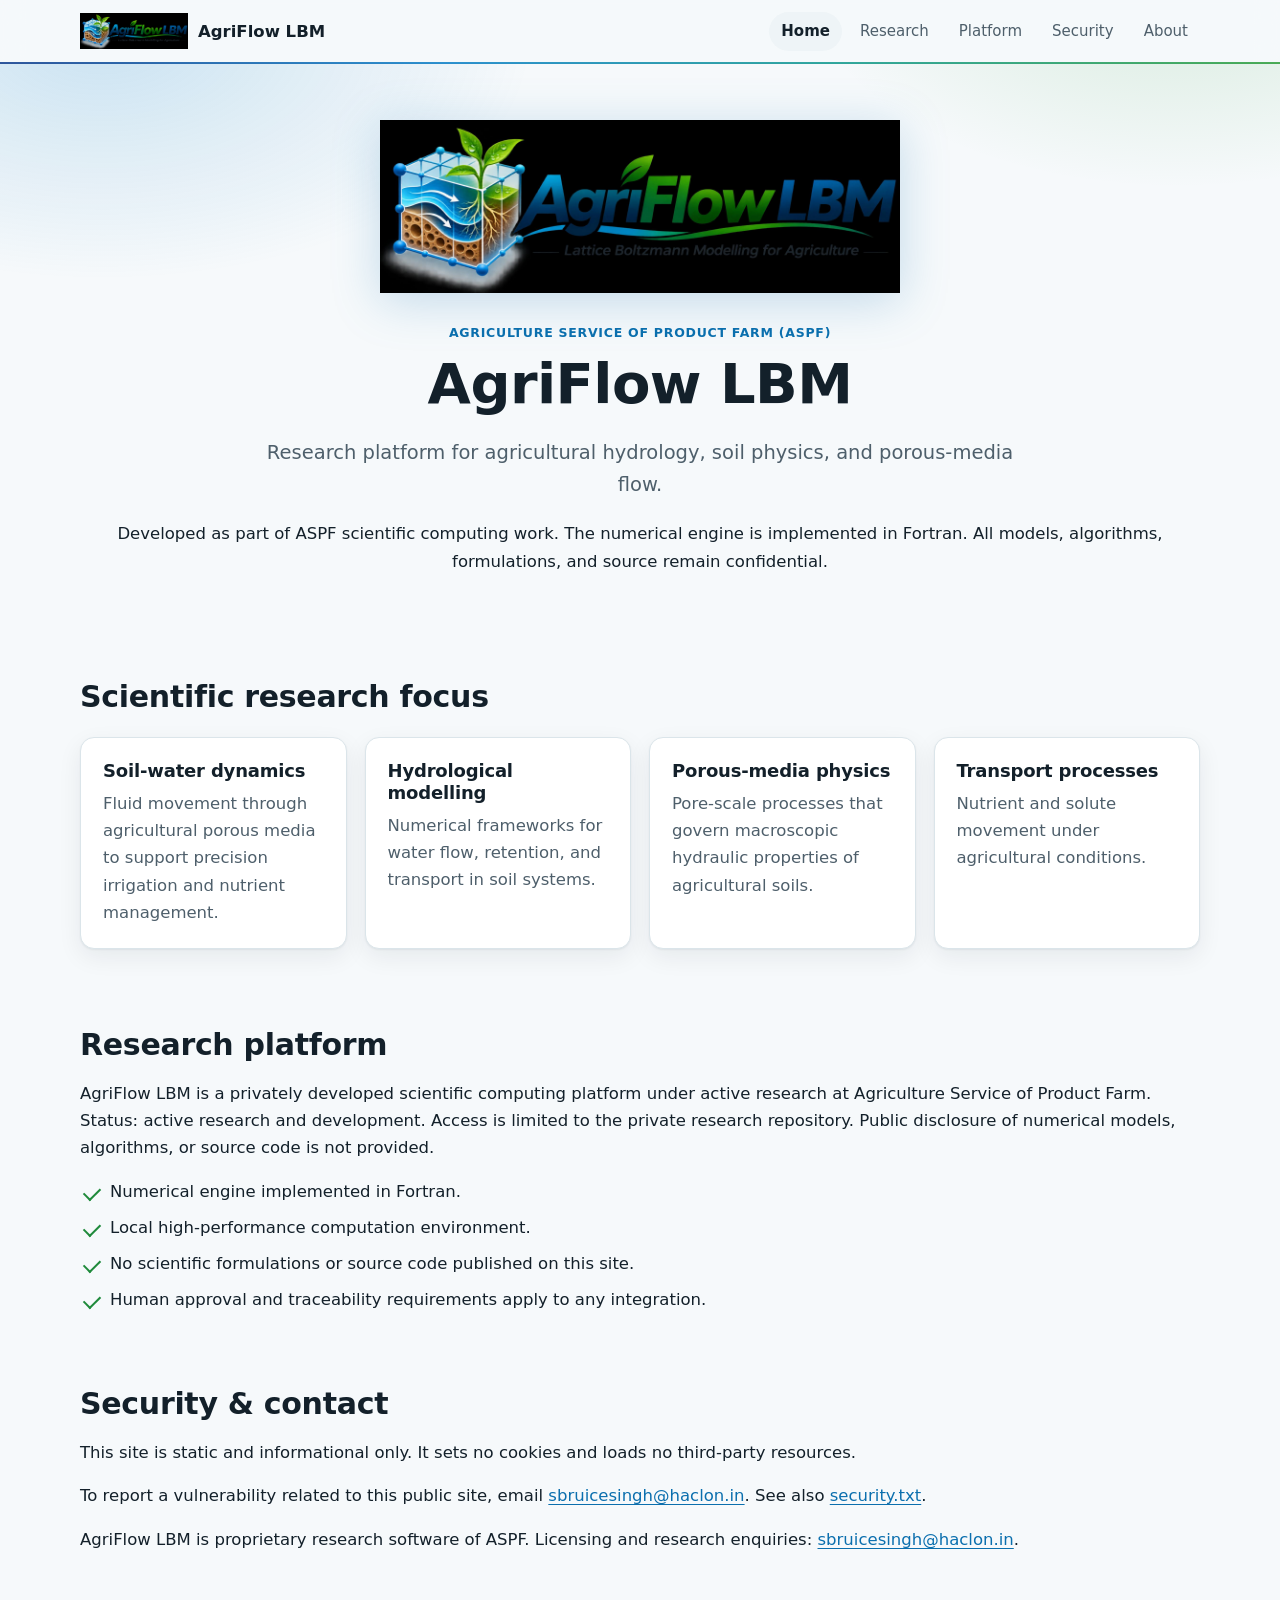
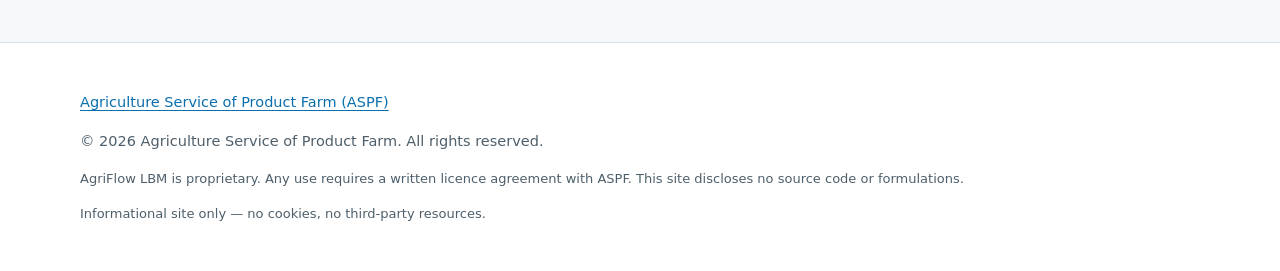
<file: index.html>
<!doctype html>
<html lang="en">
<head>
  <meta charset="utf-8">
  <meta name="viewport" content="width=device-width, initial-scale=1">
  <meta http-equiv="Content-Security-Policy" content="default-src 'none'; style-src 'self'; img-src 'self'; base-uri 'none'; form-action 'none'; frame-ancestors 'none'">
  <meta name="referrer" content="strict-origin-when-cross-origin">
  <title>AgriFlow LBM — Agricultural Hydrology Research Platform | ASPF</title>
  <meta name="description" content="AgriFlow LBM by Agriculture Service of Product Farm (ASPF): research platform for agricultural hydrology, soil physics, and porous-media flow. Proprietary; no source or formulations disclosed.">
  <meta name="author" content="Agriculture Service of Product Farm">
  <meta name="robots" content="index, follow">
  <meta name="theme-color" content="#0b7285">
  <link rel="canonical" href="https://agriculture-service-of-product-farm.github.io/AgriFlow-LBM-Website/">
  <link rel="icon" href="logo.png" type="image/png">
  <link rel="stylesheet" href="style.css">
</head>
<body>
  <a class="skip" href="#main">Skip to content</a>
  <header class="top">
    <div class="wrap bar">
      <a class="brand" href="index.html" aria-label="AgriFlow LBM home">
        <img src="logo.png" alt="AgriFlow LBM logo" class="brand-logo" height="36">
        <span>AgriFlow LBM</span>
      </a>
      <nav id="site-nav" aria-label="Main">
        <a href="index.html" aria-current="page">Home</a>
        <a href="#research">Research</a>
        <a href="#platform">Platform</a>
        <a href="security.html">Security</a>
        <a href="about.html">About</a>
      </nav>
    </div>
  </header>

  <main id="main">
    <section class="hero hero-home">
      <div class="wrap">
        <div class="hero-logo">
          <img src="logo.png" alt="AgriFlow LBM — Agricultural Hydrology and Soil Physics" class="hero-img" width="640" height="160" fetchpriority="high">
        </div>
        <p class="eyebrow">Agriculture Service of Product Farm (ASPF)</p>
        <h1>AgriFlow LBM</h1>
        <p class="lead">Research platform for agricultural hydrology, soil physics, and porous-media flow.</p>
        <p>Developed as part of ASPF scientific computing work. The numerical engine is implemented in Fortran. All models, algorithms, formulations, and source remain confidential.</p>
      </div>
    </section>

    <section id="research" class="wrap">
      <h2>Scientific research focus</h2>
      <div class="grid three">
        <div class="card"><h3>Soil-water dynamics</h3><p>Fluid movement through agricultural porous media to support precision irrigation and nutrient management.</p></div>
        <div class="card"><h3>Hydrological modelling</h3><p>Numerical frameworks for water flow, retention, and transport in soil systems.</p></div>
        <div class="card"><h3>Porous-media physics</h3><p>Pore-scale processes that govern macroscopic hydraulic properties of agricultural soils.</p></div>
        <div class="card"><h3>Transport processes</h3><p>Nutrient and solute movement under agricultural conditions.</p></div>
      </div>
    </section>

    <section id="platform" class="wrap">
      <h2>Research platform</h2>
      <p>AgriFlow LBM is a privately developed scientific computing platform under active research at Agriculture Service of Product Farm. Status: active research and development. Access is limited to the private research repository. Public disclosure of numerical models, algorithms, or source code is not provided.</p>
      <ul class="checks">
        <li>Numerical engine implemented in Fortran.</li>
        <li>Local high-performance computation environment.</li>
        <li>No scientific formulations or source code published on this site.</li>
        <li>Human approval and traceability requirements apply to any integration.</li>
      </ul>
    </section>

    <section class="wrap">
      <h2>Security & contact</h2>
      <p>This site is static and informational only. It sets no cookies and loads no third-party resources.</p>
      <p>To report a vulnerability related to this public site, email <a href="mailto:sbruicesingh@haclon.in">sbruicesingh@haclon.in</a>. See also <a href=".well-known/security.txt">security.txt</a>.</p>
      <p>AgriFlow LBM is proprietary research software of ASPF. Licensing and research enquiries: <a href="mailto:sbruicesingh@haclon.in">sbruicesingh@haclon.in</a>.</p>
    </section>
  </main>

  <footer class="foot">
    <div class="wrap">
      <p><a href="about.html">Agriculture Service of Product Farm (ASPF)</a></p>
      <p>© 2026 Agriculture Service of Product Farm. All rights reserved.</p>
      <p class="small">AgriFlow LBM is proprietary. Any use requires a written licence agreement with ASPF. This site discloses no source code or formulations.</p>
      <p class="small">Informational site only — no cookies, no third-party resources.</p>
    </div>
  </footer>
</body>
</html>
</file>
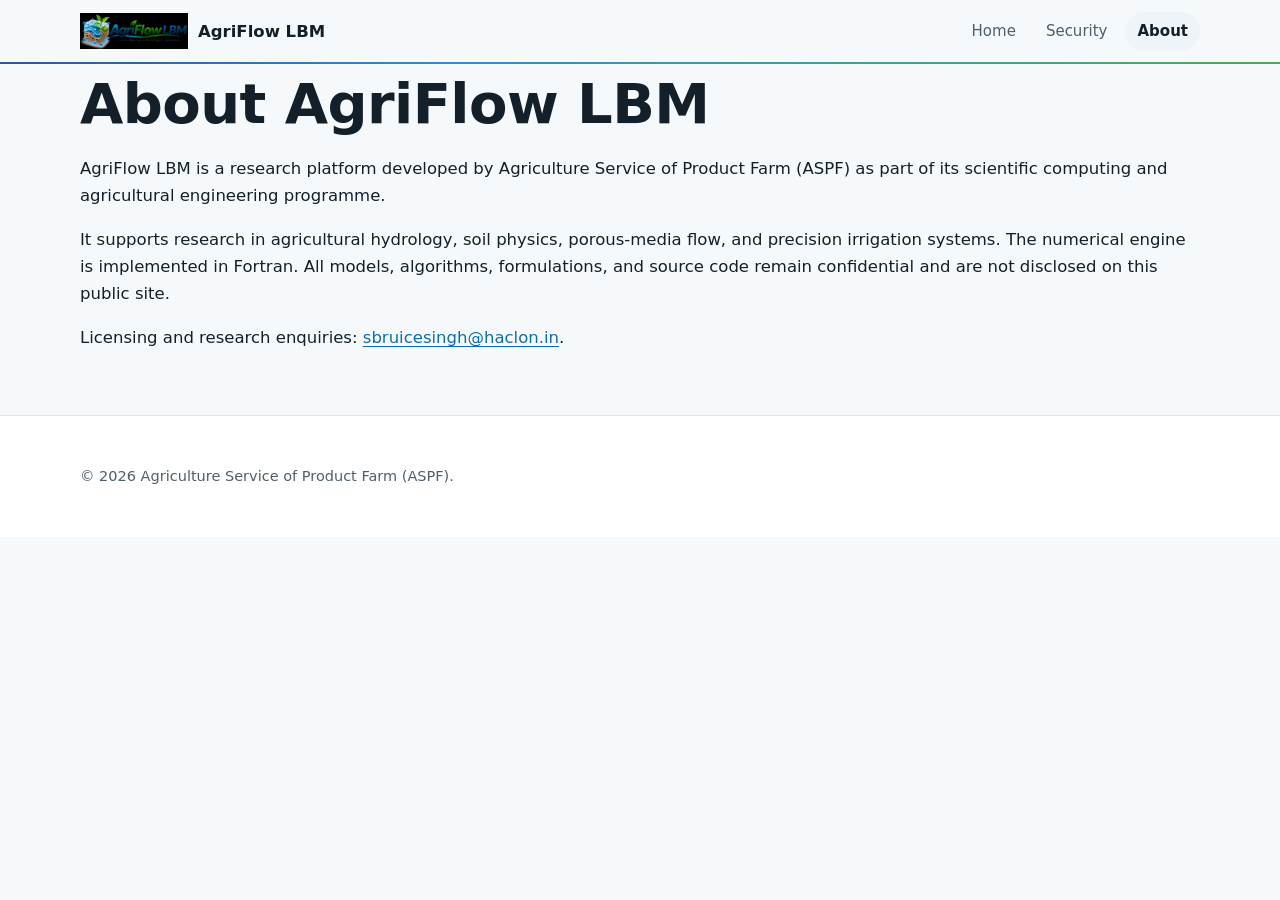
<file: about.html>
<!doctype html>
<html lang="en">
<head>
  <meta charset="utf-8">
  <meta name="viewport" content="width=device-width, initial-scale=1">
  <meta http-equiv="Content-Security-Policy" content="default-src 'none'; style-src 'self'; img-src 'self'; base-uri 'none'; form-action 'none'; frame-ancestors 'none'">
  <title>About — AgriFlow LBM | ASPF</title>
  <link rel="canonical" href="https://agriculture-service-of-product-farm.github.io/AgriFlow-LBM-Website/about.html">
  <link rel="icon" href="logo.png" type="image/png">
  <link rel="stylesheet" href="style.css">
</head>
<body>
  <a class="skip" href="#main">Skip to content</a>
  <header class="top">
    <div class="wrap bar">
      <a class="brand" href="index.html"><img src="logo.png" alt="AgriFlow LBM" class="brand-logo" height="36"><span>AgriFlow LBM</span></a>
      <nav id="site-nav"><a href="index.html">Home</a><a href="security.html">Security</a><a href="about.html" aria-current="page">About</a></nav>
    </div>
  </header>
  <main id="main" class="wrap doc">
    <h1>About AgriFlow LBM</h1>
    <p>AgriFlow LBM is a research platform developed by Agriculture Service of Product Farm (ASPF) as part of its scientific computing and agricultural engineering programme.</p>
    <p>It supports research in agricultural hydrology, soil physics, porous-media flow, and precision irrigation systems. The numerical engine is implemented in Fortran. All models, algorithms, formulations, and source code remain confidential and are not disclosed on this public site.</p>
    <p>Licensing and research enquiries: <a href="mailto:sbruicesingh@haclon.in">sbruicesingh@haclon.in</a>.</p>
  </main>
  <footer class="foot"><div class="wrap"><p>© 2026 Agriculture Service of Product Farm (ASPF).</p></div></footer>
</body>
</html>
</file>
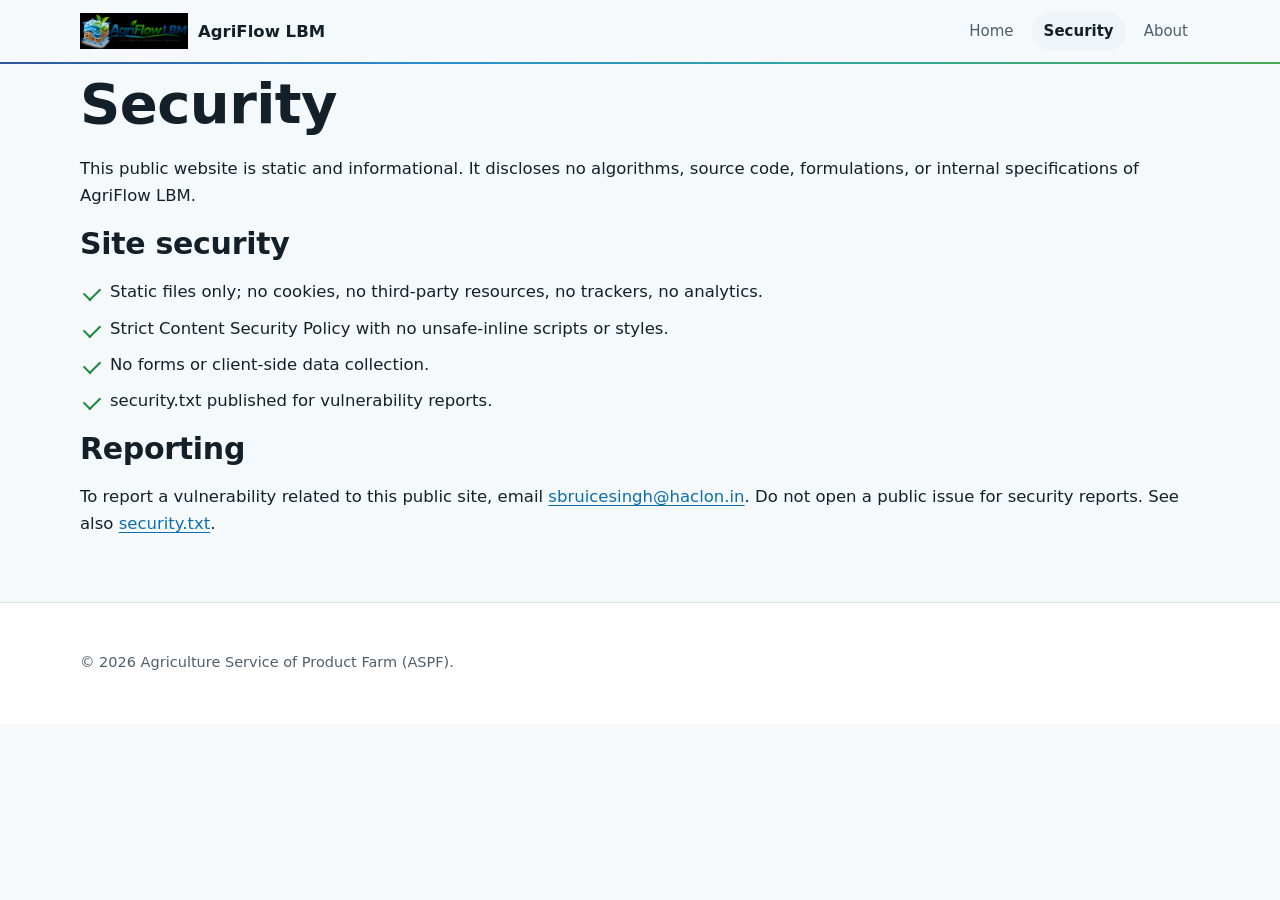
<file: security.html>
<!doctype html>
<html lang="en">
<head>
  <meta charset="utf-8">
  <meta name="viewport" content="width=device-width, initial-scale=1">
  <meta http-equiv="Content-Security-Policy" content="default-src 'none'; style-src 'self'; img-src 'self'; base-uri 'none'; form-action 'none'; frame-ancestors 'none'">
  <meta name="referrer" content="strict-origin-when-cross-origin">
  <title>Security — AgriFlow LBM</title>
  <link rel="canonical" href="https://agriculture-service-of-product-farm.github.io/AgriFlow-LBM-Website/security.html">
  <link rel="icon" href="logo.png" type="image/png">
  <link rel="stylesheet" href="style.css">
</head>
<body>
  <a class="skip" href="#main">Skip to content</a>
  <header class="top">
    <div class="wrap bar">
      <a class="brand" href="index.html"><img src="logo.png" alt="AgriFlow LBM" class="brand-logo" height="36"><span>AgriFlow LBM</span></a>
      <nav id="site-nav"><a href="index.html">Home</a><a href="security.html" aria-current="page">Security</a><a href="about.html">About</a></nav>
    </div>
  </header>
  <main id="main" class="wrap doc">
    <h1>Security</h1>
    <p>This public website is static and informational. It discloses no algorithms, source code, formulations, or internal specifications of AgriFlow LBM.</p>
    <h2>Site security</h2>
    <ul class="checks">
      <li>Static files only; no cookies, no third-party resources, no trackers, no analytics.</li>
      <li>Strict Content Security Policy with no unsafe-inline scripts or styles.</li>
      <li>No forms or client-side data collection.</li>
      <li>security.txt published for vulnerability reports.</li>
    </ul>
    <h2>Reporting</h2>
    <p>To report a vulnerability related to this public site, email <a href="mailto:sbruicesingh@haclon.in">sbruicesingh@haclon.in</a>. Do not open a public issue for security reports. See also <a href=".well-known/security.txt">security.txt</a>.</p>
  </main>
  <footer class="foot"><div class="wrap"><p>© 2026 Agriculture Service of Product Farm (ASPF).</p></div></footer>
</body>
</html>
</file>
<file: style.css>
/* AgriFlow LBM website — © 2026 ASPF. All rights reserved. Matches AUDP-ECM design system. */

:root {
  --navy: #0d3b8c;
  --blue: #0b7fc7;
  --teal: #11998e;
  --green: #2e9e3a;
  --brand-grad: linear-gradient(90deg, var(--navy), var(--blue) 35%, var(--teal) 65%, var(--green));
  --text-grad: var(--brand-grad);
  --bg: #f6f9fb;
  --surface: #ffffff;
  --surface-2: #eef4f7;
  --text: #13202a;
  --muted: #4e5f6b;
  --line: #dbe5ea;
  --accent: #0b6fae;
  --accent-ink: #ffffff;
  --ok: #1f8a3b;
  --ok-bg: #e5f6ea;
  --shadow: 0 1px 2px rgb(16 32 48 / 6%), 0 8px 24px rgb(16 32 48 / 7%);
  --radius: 14px;
  color-scheme: light;
}

@media (prefers-color-scheme: dark) {
  :root:not([data-theme="light"]) {
    --bg: #0b1116;
    --surface: #121b22;
    --surface-2: #17232c;
    --text: #e4ecf1;
    --muted: #9aaab5;
    --line: #23323c;
    --accent: #4cc3f0;
    --shadow: 0 1px 2px rgb(0 0 0 / 40%), 0 10px 30px rgb(0 0 0 / 35%);
    --text-grad: linear-gradient(90deg, #5aa9ff, #3cc8f0 40%, #2fd3b0 70%, #5be07a);
    color-scheme: dark;
  }
}

:root[data-theme="dark"] {
  --bg: #0b1116;
  --surface: #121b22;
  --surface-2: #17232c;
  --text: #e4ecf1;
  --muted: #9aaab5;
  --line: #23323c;
  --accent: #4cc3f0;
  --shadow: 0 1px 2px rgb(0 0 0 / 40%), 0 10px 30px rgb(0 0 0 / 35%);
  --text-grad: linear-gradient(90deg, #5aa9ff, #3cc8f0 40%, #2fd3b0 70%, #5be07a);
  color-scheme: dark;
}

* { box-sizing: border-box; }
html { scroll-behavior: smooth; scroll-padding-top: 84px; }
body {
  margin: 0;
  background: var(--bg);
  color: var(--text);
  font: 16.5px/1.65 system-ui, -apple-system, "Segoe UI", Roboto, Ubuntu, "Helvetica Neue", sans-serif;
  -webkit-font-smoothing: antialiased;
}
img { max-width: 100%; height: auto; }
a { color: var(--accent); text-underline-offset: 3px; }
a:hover { text-decoration-thickness: 2px; }
:focus-visible { outline: 3px solid var(--accent); outline-offset: 3px; border-radius: 6px; }

.wrap { width: min(1120px, 100% - 40px); margin-inline: auto; }
.skip { position: absolute; left: -999px; }
.skip:focus { left: 16px; top: 10px; background: var(--surface); padding: 8px 14px; z-index: 50; }

h1, h2, h3 { line-height: 1.2; letter-spacing: -0.01em; }
h2 { font-size: clamp(24px, 3vw, 30px); margin: 0 0 14px; }
h3 { font-size: 18px; margin: 0 0 8px; }
.grad { background: var(--text-grad); -webkit-background-clip: text; background-clip: text; color: transparent; }

.top {
  position: sticky; top: 0; z-index: 30;
  background: color-mix(in srgb, var(--bg) 82%, transparent);
  backdrop-filter: saturate(160%) blur(12px);
  -webkit-backdrop-filter: saturate(160%) blur(12px);
  border-bottom: 1px solid var(--line);
}
.top::after { content: ""; position: absolute; left: 0; right: 0; bottom: -1px; height: 2px; background: var(--brand-grad); opacity: .85; }
.bar { display: flex; align-items: center; gap: 18px; padding: 12px 0; }
.brand { display: inline-flex; align-items: center; gap: 10px; text-decoration: none; color: var(--text); font-weight: 650; }
.brand-logo { height: 36px; width: auto; display: block; }
#site-nav { display: flex; gap: 6px; flex-wrap: wrap; margin-left: auto; }
#site-nav a {
  color: var(--muted); text-decoration: none; font-size: 15px; font-weight: 500;
  padding: 7px 12px; border-radius: 999px; transition: background .2s, color .2s;
}
#site-nav a:hover { color: var(--text); background: var(--surface-2); }
#site-nav a[aria-current="page"] { color: var(--text); background: var(--surface-2); font-weight: 650; }

.hero { position: relative; padding: 64px 0 40px; overflow: hidden; isolation: isolate; }
.hero::before {
  content: ""; position: absolute; inset: -40% -10% auto; height: 120%;
  background:
    radial-gradient(40% 50% at 15% 30%, color-mix(in srgb, var(--blue) 18%, transparent), transparent 70%),
    radial-gradient(35% 45% at 85% 20%, color-mix(in srgb, var(--green) 16%, transparent), transparent 70%);
  pointer-events: none; z-index: -1;
}
.hero-home { padding-top: 56px; text-align: center; }
.hero-logo { margin: 0 0 22px; }
.hero-img { width: min(520px, 92%); height: auto; filter: drop-shadow(0 8px 24px rgb(11 111 174 / 22%)); }
.eyebrow { color: var(--accent); font-weight: 650; letter-spacing: .06em; text-transform: uppercase; font-size: 12.5px; margin: 0 0 6px; }
h1 { font-size: clamp(32px, 5.4vw, 56px); margin: 6px 0 18px; font-weight: 800; }
.lead { font-size: clamp(17px, 2vw, 19.5px); color: var(--muted); max-width: 760px; margin-inline: auto; }

section.wrap { padding: 48px 0 8px; }
.grid { display: grid; gap: 18px; margin: 22px 0; }
.grid.three { grid-template-columns: repeat(auto-fit, minmax(min(240px, 100%), 1fr)); }
.card {
  background: var(--surface); border: 1px solid var(--line); border-radius: var(--radius); padding: 22px;
  min-width: 0; box-shadow: var(--shadow); position: relative; overflow: hidden;
  transition: transform .2s, box-shadow .25s, border-color .25s;
}
.card::before { content: ""; position: absolute; inset: 0 0 auto; height: 3px; background: var(--brand-grad); opacity: 0; transition: opacity .25s; }
.card:hover { transform: translateY(-4px); border-color: color-mix(in srgb, var(--accent) 40%, var(--line)); }
.card:hover::before { opacity: 1; }
.card p { color: var(--muted); margin: 0; }

.checks { list-style: none; padding: 0; }
.checks li { position: relative; padding-left: 30px; margin: 9px 0; }
.checks li::before { content: ""; position: absolute; left: 4px; top: .55em; width: 14px; height: 8px;
                     border-left: 2.5px solid var(--ok); border-bottom: 2.5px solid var(--ok); transform: rotate(-45deg); }

.foot { margin-top: 64px; padding: 34px 0; border-top: 1px solid var(--line); color: var(--muted); font-size: 14.5px; background: var(--surface); }
.small { font-size: 13px; }

@media (max-width: 860px) {
  .bar { flex-wrap: wrap; }
  #site-nav { width: 100%; margin: 8px 0 0; }
  .hero-img { width: min(420px, 100%); }
}
</file>
